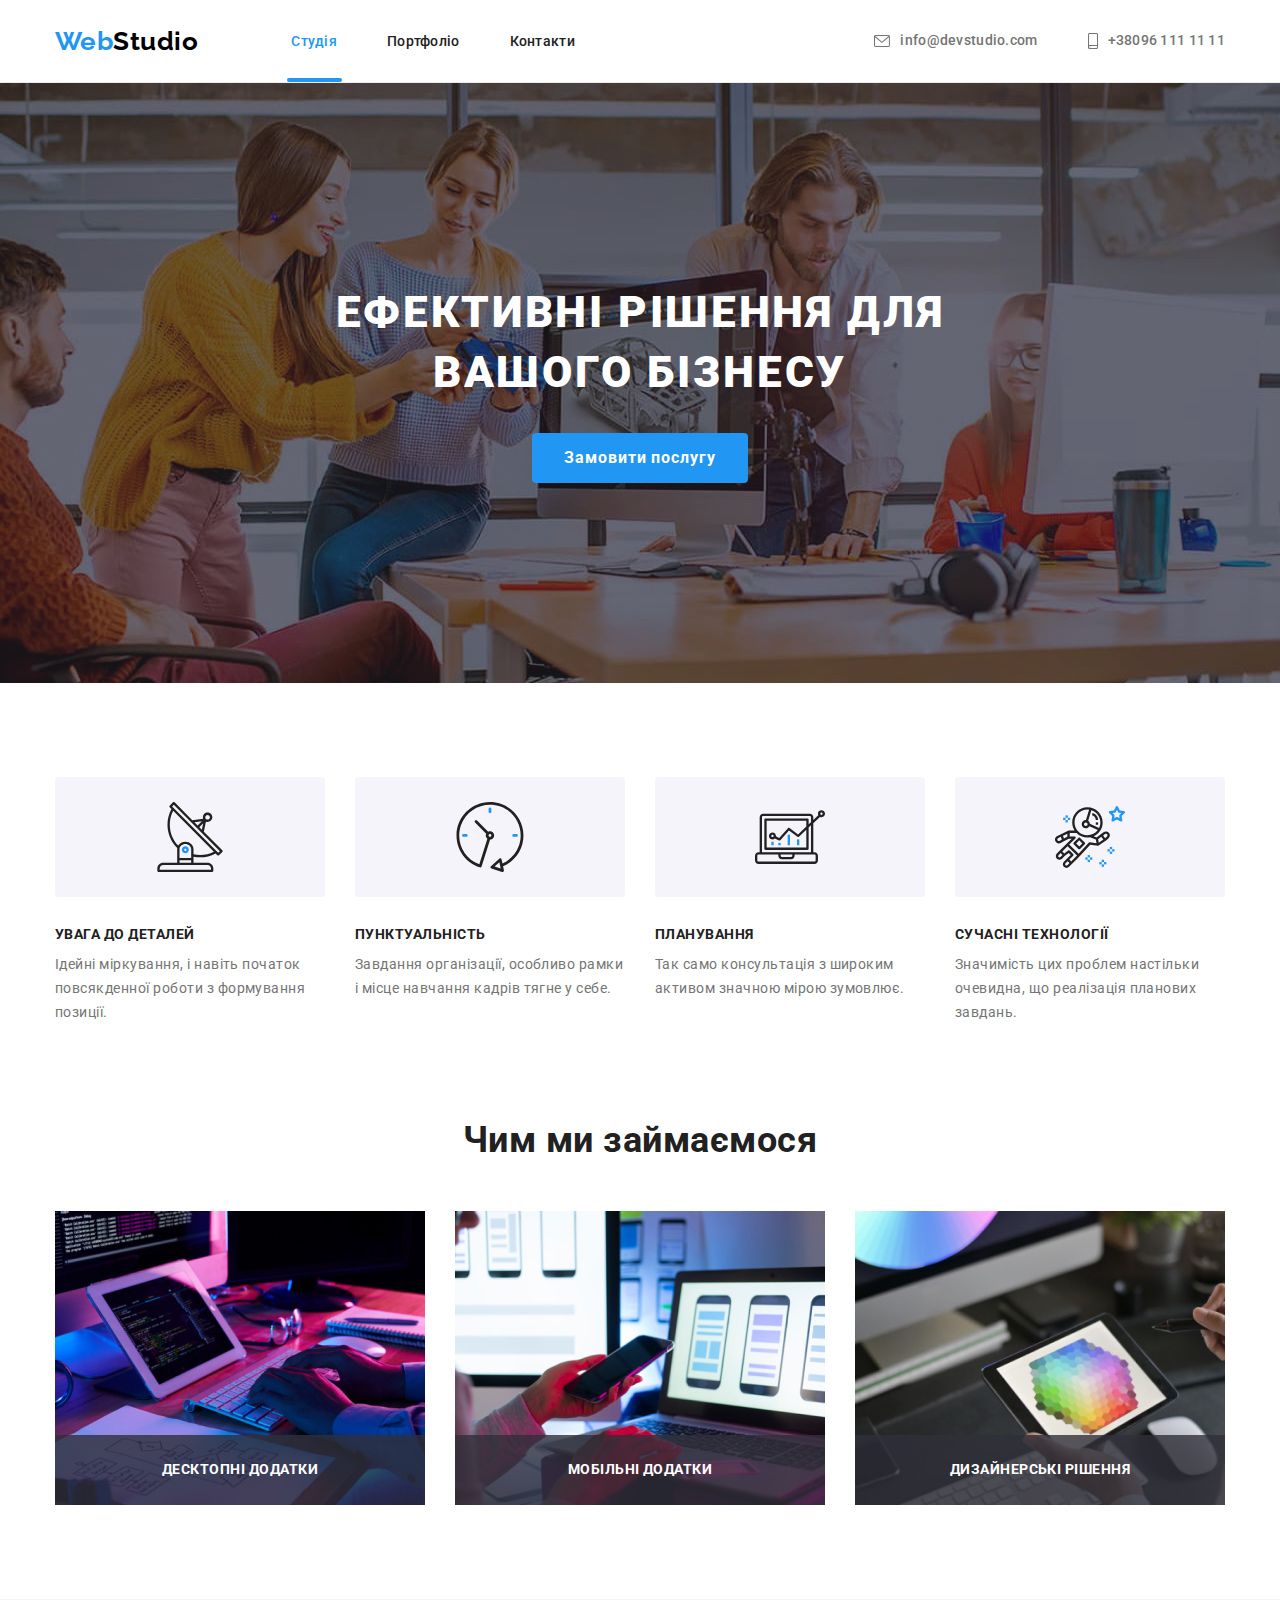
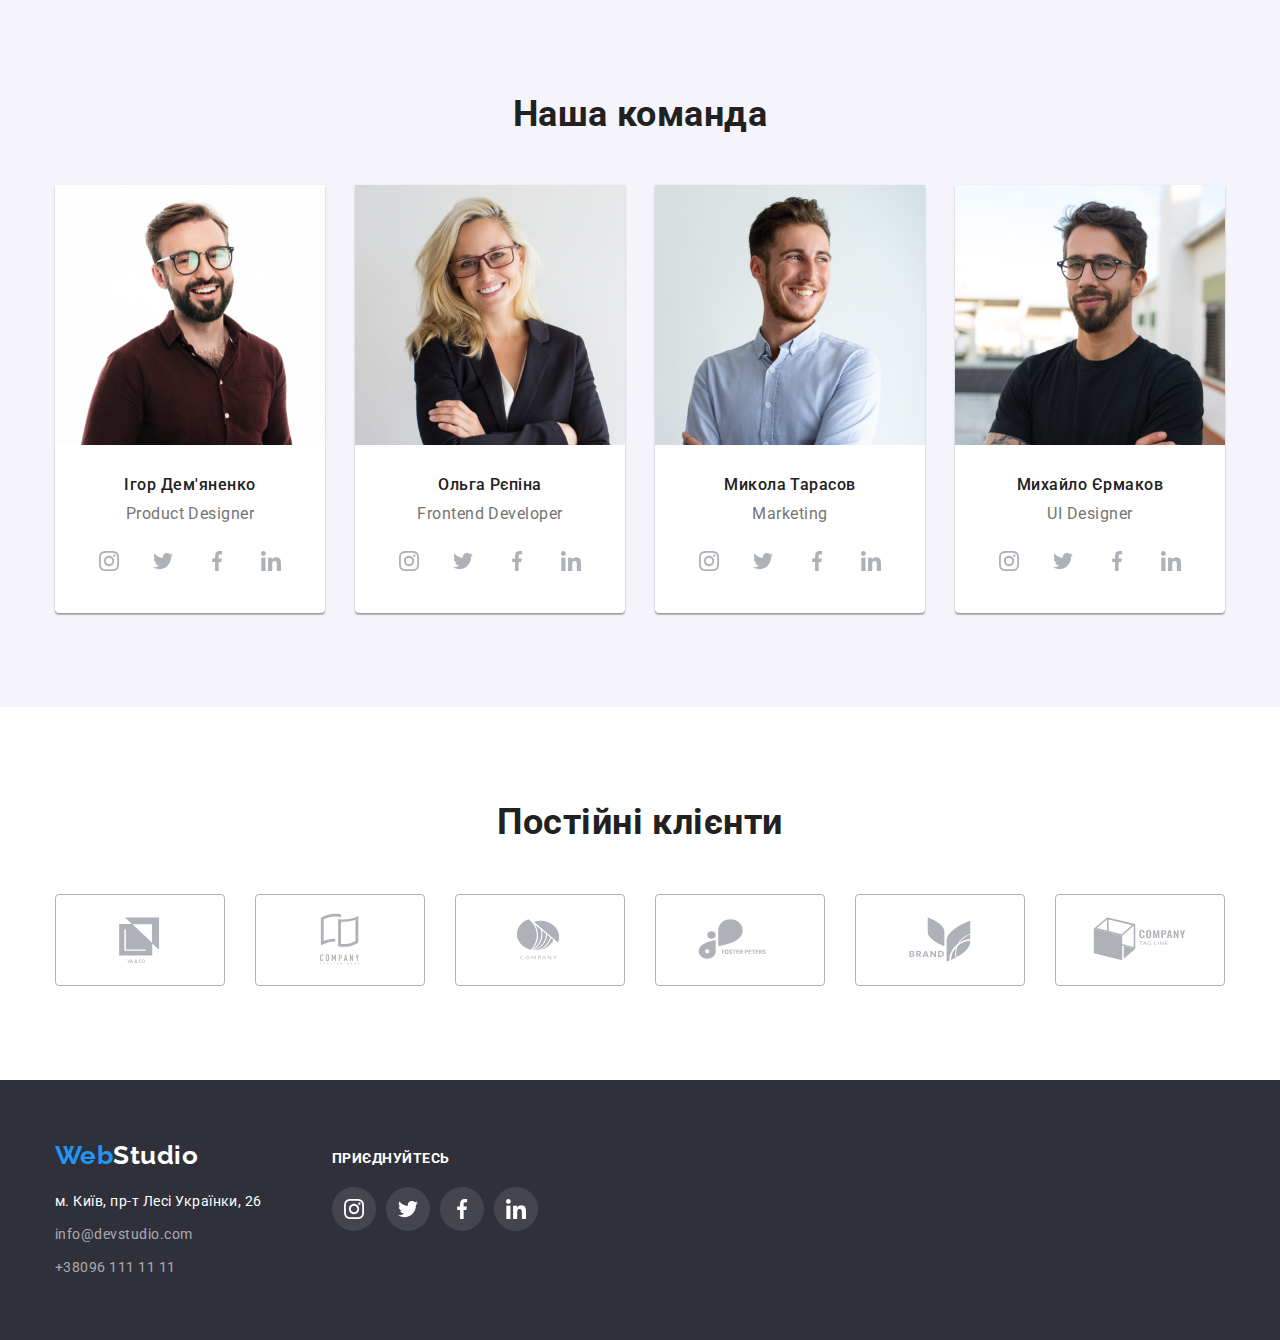
<file: index.html>
<!DOCTYPE html>
<html lang="en">
  <head>
    <meta charset="UTF-8" />
    <meta http-equiv="X-UA-Compatible" content="IE=edge" />
    <meta name="viewport" content="width=device-width, initial-scale=1.0" />
    <title>Document</title>
    <link rel="preconnect" href="https://fonts.googleapis.com" />
    <link rel="preconnect" href="https://fonts.gstatic.com" crossorigin />
    <link
      href="https://fonts.googleapis.com/css2?family=Raleway:wght@700&family=Roboto:wght@400;500;700;900&display=swap"
      rel="stylesheet"
    />
    <link
      rel="stylesheet"
      href="https://cdnjs.cloudflare.com/ajax/libs/modern-normalize/1.1.0/modern-normalize.min.css"
    />
    <link rel="stylesheet" href="./css/styles.css" />
  </head>
  <body>
    <!-- Header -->
    <header class="page-header">
      <div class="container main-nav">
        <a href="./index.html" class="logo"><span class="logo-blue">Web</span>Studio</a>

        <nav>
          <ul class="site-nav list">
            <li class="item"><a href="./index.html" class="link current">Студія</a></li>
            <li class="item"><a href="./portfolio.html" class="link">Портфоліо</a></li>
            <li class="item"><a href="Контакти" class="link">Контакти</a></li>
          </ul>
        </nav>

        <ul class="auth-nav">
          <li class="item">
            <a href="maito:info@devstudio.com" class="link">
              <svg class="link-svg" width="16px" height="12px">
                <use href="./images/icons.svg#envelope"></use>
              </svg>
              info@devstudio.com</a
            >
          </li>
          <li class="item">
            <a href="tel:+380961111111" class="link">
              <svg class="link-svg" width="10px" height="16px">
                <use href="./images/icons.svg#smartphone"></use>
              </svg>
              +38096 111 11 11</a
            >
          </li>
        </ul>
      </div>
    </header>

    <!-- Головна секція -->
    <main>
      <!--Герой-->
      <section class="hero">
        <div class="hero-bg">
          <div class="container hero-container">
            <h1 class="hero-title">Ефективні рішення для вашого бізнесу</h1>
            <button type="button" class="button primary-hero" data-modal-open>
              Замовити послугу
            </button>
          </div>
        </div>
      </section>

      <!--Особливості-->
      <section class="section">
        <div class="container">
          <h2 class="section-title feature-title">Переваги</h2>

          <ul class="feature-list">
            <li class="item">
              <div class="item-svg">
                <svg class="item-antenna" width="70px" height="70px">
                  <use href="./images/icons.svg#antenna"></use>
                </svg>
              </div>
              <h3 class="title">УВАГА ДО ДЕТАЛЕЙ</h3>
              <p class="text">
                Ідейні міркування, і навіть початок повсякденної роботи з формування позиції.
              </p>
            </li>

            <li class="item">
              <div class="item-svg">
                <svg class="item-antenna" width="70px" height="70px">
                  <use href="./images/icons.svg#clock"></use>
                </svg>
              </div>
              <h3 class="title">ПУНКТУАЛЬНІСТЬ</h3>
              <p class="text">
                Завдання організації, особливо рамки і місце навчання кадрів тягне у себе.
              </p>
            </li>

            <li class="item">
              <div class="item-svg">
                <svg class="item-antenna" width="70px" height="70px">
                  <use href="./images/icons.svg#diagram"></use>
                </svg>
              </div>
              <h3 class="title">ПЛАНУВАННЯ</h3>
              <p class="text">Так само консультація з широким активом значною мірою зумовлює.</p>
            </li>

            <li class="item">
              <div class="item-svg">
                <svg class="item-antenna" width="70px" height="70px">
                  <use href="./images/icons.svg#astronaut"></use>
                </svg>
              </div>
              <h3 class="title">СУЧАСНІ ТЕХНОЛОГІЇ</h3>
              <p class="text">
                Значимість цих проблем настільки очевидна, що реалізація планових завдань.
              </p>
            </li>
          </ul>
        </div>
      </section>

      <!--Чим ми займаємося-->
      <section class="section work">
        <div class="container">
          <h2 class="section-title">Чим ми займаємося</h2>
          <ul class="work-list">
            <li class="item">
              <img
                src="./images/img1.jpg"
                alt="Людина набирає текст на компьютері"
                width="370"
                height="294px"
              />
              <p class="image-description">Десктопні додатки</p>
            </li>
            <li class="item">
              <img
                src="./images/img2.jpg"
                alt="Людина переглядає макети мобільного додатка на компьютері"
                width="370"
                height="294px"
              />
              <p class="image-description">Мобільні додатки</p>
            </li>
            <li class="item">
              <img
                src="./images/img3.jpg"
                alt="Людина переглядає палітри кольорів на планшеті"
                width="370"
                height="294px"
              />
              <p class="image-description">Дизайнерські рішення</p>
            </li>
          </ul>
        </div>
      </section>

      <!--Наша команда-->
      <section class="section team">
        <div class="container">
          <h2 class="section-title">Наша команда</h2>
          <ul class="team-list">
            <li class="item-team">
              <img src="./images/img4.jpg" alt="Фото Ігор Дем'яненко" width="270" height="260" />
              <div class="name">
                <h3 class="title">Ігор Дем'яненко</h3>
                <p class="text">Product Designer</p>
                <ul class="network">
                  <li class="network-list">
                    <a
                      href="https://instagram.com"
                      class="network-link"
                      target="_blank"
                      rel="noopener noreferer nofollow"
                    >
                      <div class="network-button">
                        <svg class="network-icon" width="20px" height="20px">
                          <use href="./images/icons.svg#instagram"></use>
                        </svg>
                      </div>
                    </a>
                  </li>
                  <li class="network-list">
                    <a
                      href="https://twitter.com"
                      class="network-link"
                      target="_blank"
                      rel="noopener noreferer nofollow"
                    >
                      <div class="network-button">
                        <svg class="network-icon" width="20px" height="20px">
                          <use href="./images/icons.svg#twitter"></use>
                        </svg>
                      </div>
                    </a>
                  </li>
                  <li class="network-list">
                    <a
                      href="https://facebook.com"
                      class="network-link"
                      target="_blank"
                      rel="noopener noreferer nofollow"
                    >
                      <div class="network-button">
                        <svg class="network-icon" width="20px" height="20px">
                          <use href="./images/icons.svg#facebook"></use>
                        </svg>
                      </div>
                    </a>
                  </li>
                  <li class="network-list">
                    <a
                      href="https://linkedin.com"
                      class="network-link"
                      target="_blank"
                      rel="noopener noreferer nofollow"
                    >
                      <div class="network-button">
                        <svg class="network-icon" width="20px" height="20px">
                          <use href="./images/icons.svg#linkedin"></use>
                        </svg>
                      </div>
                    </a>
                  </li>
                </ul>
              </div>
            </li>

            <li class="item-team">
              <img src="./images/img5.jpg" alt="Фото Ольга Рєпіна" width="270" height="260" />
              <div class="name">
                <h3 class="title">Ольга Рєпіна</h3>
                <p class="text">Frontend Developer</p>
                <ul class="network">
                  <li class="network-list">
                    <a
                      href="https://instagram.com"
                      class="network-link"
                      target="_blank"
                      rel="noopener noreferer nofollow"
                    >
                      <div class="network-button">
                        <svg class="network-icon" width="20px" height="20px">
                          <use href="./images/icons.svg#instagram"></use>
                        </svg>
                      </div>
                    </a>
                  </li>
                  <li class="network-list">
                    <a
                      href="https://twitter.com"
                      class="network-link"
                      target="_blank"
                      rel="noopener noreferer nofollow"
                    >
                      <div class="network-button">
                        <svg class="network-icon" width="20px" height="20px">
                          <use href="./images/icons.svg#twitter"></use>
                        </svg>
                      </div>
                    </a>
                  </li>
                  <li class="network-list">
                    <a
                      href="https://facebook.com"
                      class="network-link"
                      target="_blank"
                      rel="noopener noreferer nofollow"
                    >
                      <div class="network-button">
                        <svg class="network-icon" width="20px" height="20px">
                          <use href="./images/icons.svg#facebook"></use>
                        </svg>
                      </div>
                    </a>
                  </li>
                  <li class="network-list">
                    <a
                      href="https://linkedin.com"
                      class="network-link"
                      target="_blank"
                      rel="noopener noreferer nofollow"
                    >
                      <div class="network-button">
                        <svg class="network-icon" width="20px" height="20px">
                          <use href="./images/icons.svg#linkedin"></use>
                        </svg>
                      </div>
                    </a>
                  </li>
                </ul>
              </div>
            </li>

            <li class="item-team">
              <img src="./images/img6.jpg" alt="Фото Микола Тарасов" width="270" height="260" />
              <div class="name">
                <h3 class="title">Микола Тарасов</h3>
                <p class="text">Marketing</p>
                <ul class="network">
                  <li class="network-list">
                    <a
                      href="https://instagram.com"
                      class="network-link"
                      target="_blank"
                      rel="noopener noreferer nofollow"
                    >
                      <div class="network-button">
                        <svg class="network-icon" width="20px" height="20px">
                          <use href="./images/icons.svg#instagram"></use>
                        </svg>
                      </div>
                    </a>
                  </li>
                  <li class="network-list">
                    <a
                      href="https://twitter.com"
                      class="network-link"
                      target="_blank"
                      rel="noopener noreferer nofollow"
                    >
                      <div class="network-button">
                        <svg class="network-icon" width="20px" height="20px">
                          <use href="./images/icons.svg#twitter"></use>
                        </svg>
                      </div>
                    </a>
                  </li>
                  <li class="network-list">
                    <a
                      href="https://facebook.com"
                      class="network-link"
                      target="_blank"
                      rel="noopener noreferer nofollow"
                    >
                      <div class="network-button">
                        <svg class="network-icon" width="20px" height="20px">
                          <use href="./images/icons.svg#facebook"></use>
                        </svg>
                      </div>
                    </a>
                  </li>
                  <li class="network-list">
                    <a
                      href="https://linkedin.com"
                      class="network-link"
                      target="_blank"
                      rel="noopener noreferer nofollow"
                    >
                      <div class="network-button">
                        <svg class="network-icon" width="20px" height="20px">
                          <use href="./images/icons.svg#linkedin"></use>
                        </svg>
                      </div>
                    </a>
                  </li>
                </ul>
              </div>
            </li>

            <li class="item-team">
              <img src="./images/img7.jpg" alt="Фото Михайло Єрмаков" width="270" height="260" />
              <div class="name">
                <h3 class="title">Михайло Єрмаков</h3>
                <p class="text">UI Designer</p>
                <ul class="network">
                  <li class="network-list">
                    <a
                      href="https://instagram.com"
                      class="network-link"
                      target="_blank"
                      rel="noopener noreferer nofollow"
                    >
                      <div class="network-button">
                        <svg class="network-icon" width="20px" height="20px">
                          <use href="./images/icons.svg#instagram"></use>
                        </svg>
                      </div>
                    </a>
                  </li>
                  <li class="network-list">
                    <a
                      href="https://twitter.com"
                      class="network-link"
                      target="_blank"
                      rel="noopener noreferer nofollow"
                    >
                      <div class="network-button">
                        <svg class="network-icon" width="20px" height="20px">
                          <use href="./images/icons.svg#twitter"></use>
                        </svg>
                      </div>
                    </a>
                  </li>
                  <li class="network-list">
                    <a
                      href="https://facebook.com"
                      class="network-link"
                      target="_blank"
                      rel="noopener noreferer nofollow"
                    >
                      <div class="network-button">
                        <svg class="network-icon" width="20px" height="20px">
                          <use href="./images/icons.svg#facebook"></use>
                        </svg>
                      </div>
                    </a>
                  </li>
                  <li class="network-list">
                    <a
                      href="https://linkedin.com"
                      class="network-link"
                      target="_blank"
                      rel="noopener noreferer nofollow"
                    >
                      <div class="network-button">
                        <svg class="network-icon" width="20px" height="20px">
                          <use href="./images/icons.svg#linkedin"></use>
                        </svg>
                      </div>
                    </a>
                  </li>
                </ul>
              </div>
            </li>
          </ul>
        </div>
      </section>

      <!--Постійні клієнти-->
      <section class="section clients">
        <div class="container">
          <h2 class="section-title">Постійні клієнти</h2>
          <ul class="clients-list">
            <li>
              <a href="/index.html" class="clients-button">
                <svg class="clients-svg" width="106px" height="60px">
                  <use href="./images/icons.svg#logo"></use>
                </svg>
              </a>
            </li>
            <li>
              <a href="/index.html" class="clients-button">
                <svg class="clients-svg" width="106px" height="60px">
                  <use href="./images/icons.svg#logo1"></use>
                </svg>
              </a>
            </li>
            <li>
              <a href="/index.html" class="clients-button">
                <svg class="clients-svg" width="106px" height="60px">
                  <use href="./images/icons.svg#logo2"></use>
                </svg>
              </a>
            </li>
            <li>
              <a href="/index.html" class="clients-button">
                <svg class="clients-svg" width="106px" height="60px">
                  <use href="./images/icons.svg#logo3"></use>
                </svg>
              </a>
            </li>
            <li>
              <a href="/index.html" class="clients-button">
                <svg class="clients-svg" width="106px" height="60px">
                  <use href="./images/icons.svg#logo4"></use>
                </svg>
              </a>
            </li>
            <li>
              <a href="/index.html" class="clients-button">
                <svg class="clients-svg" width="106px" height="60px">
                  <use href="./images/icons.svg#logo5"></use>
                </svg>
              </a>
            </li>
          </ul>
        </div>
      </section>
    </main>

    <!-- Футер -->
    <footer class="page-footer">
      <div class="container">
        <div class="footer-contacts">
          <a href="./index.html" class="logo-secondary"
            ><span class="logo-accent">Web</span>Studio</a
          >
          <address>
            <ul class="footer-link">
              <li class="address-link">
                <a
                  href="https://www.google.com/search?tbs=lf:1,lf_ui:1&tbm=lcl&sxsrf=ALiCzsYic9nBEuaywwjqmKYpoHVzt39aoQ:1659000467713&q=%D0%BC.+%D0%9A%D0%B8%D1%97%D0%B2,+%D0%BF%D1%80-%D1%82+%D0%9B%D0%B5%D1%81%D1%96+%D0%A3%D0%BA%D1%80%D0%B0%D1%97%D0%BD%D0%BA%D0%B8,+26&rflfq=1&num=10&ved=2ahUKEwivqL2sopv5AhWI_CoKHQGGCf0QtgN6BAgEEAQ"
                  class="address"
                  target="_blank"
                  rel="noreferrer noopener nofollow"
                  >м. Київ, пр-т Лесі Українки, 26</a
                >
              </li>
              <li class="link">
                <a href="maito:info@devstudio.com" class="link">info@devstudio.com</a>
              </li>
              <li class="link">
                <a href="tel:+380961111111" class="link">+38096 111 11 11</a>
              </li>
            </ul>
          </address>
        </div>

        <div class="footer-network">
          <h2 class="footer-title">приєднуйтесь</h2>
          <div>
            <ul class="footer-network-list">
              <li class="network-list">
                <a
                  href="https://instagram.com"
                  class="network-link"
                  target="_blank"
                  rel="noopener noreferer nofollow"
                >
                  <div class="footer-network-button">
                    <svg class="network-icon" width="20px" height="20px">
                      <use href="./images/icons.svg#instagram"></use>
                    </svg>
                  </div>
                </a>
              </li>
              <li class="network-list">
                <a
                  href="https://twitter.com"
                  class="network-link"
                  target="_blank"
                  rel="noopener noreferer nofollow"
                >
                  <div class="footer-network-button">
                    <svg class="network-icon" width="20px" height="20px">
                      <use href="./images/icons.svg#twitter"></use>
                    </svg>
                  </div>
                </a>
              </li>
              <li class="network-list">
                <a
                  href="https://facebook.com"
                  class="network-link"
                  target="_blank"
                  rel="noopener noreferer nofollow"
                >
                  <div class="footer-network-button">
                    <svg class="network-icon" width="20px" height="20px">
                      <use href="./images/icons.svg#facebook"></use>
                    </svg>
                  </div>
                </a>
              </li>
              <li class="network-list">
                <a
                  href="https://linkedin.com"
                  class="network-link"
                  target="_blank"
                  rel="noopener noreferer nofollow"
                >
                  <div class="footer-network-button">
                    <svg class="network-icon" width="20px" height="20px">
                      <use href="./images/icons.svg#linkedin"></use>
                    </svg>
                  </div>
                </a>
              </li>
            </ul>
          </div>
        </div>
      </div>
    </footer>

    <!--Модальне вікно-->
    <div class="backdrop is-hidden" data-modal>
      <div class="modal">
        <button type="button" class="modal-close" data-modal-close>
          <svg class="modal-icon" width="18px" height="18px">
            <use href="./images/icons.svg#close-btn"></use>
          </svg>
        </button>
      </div>
    </div>

    <!--Скрипт JS-->
    <script src="./js/modal.js"></script>
  </body>
</html>
</file>
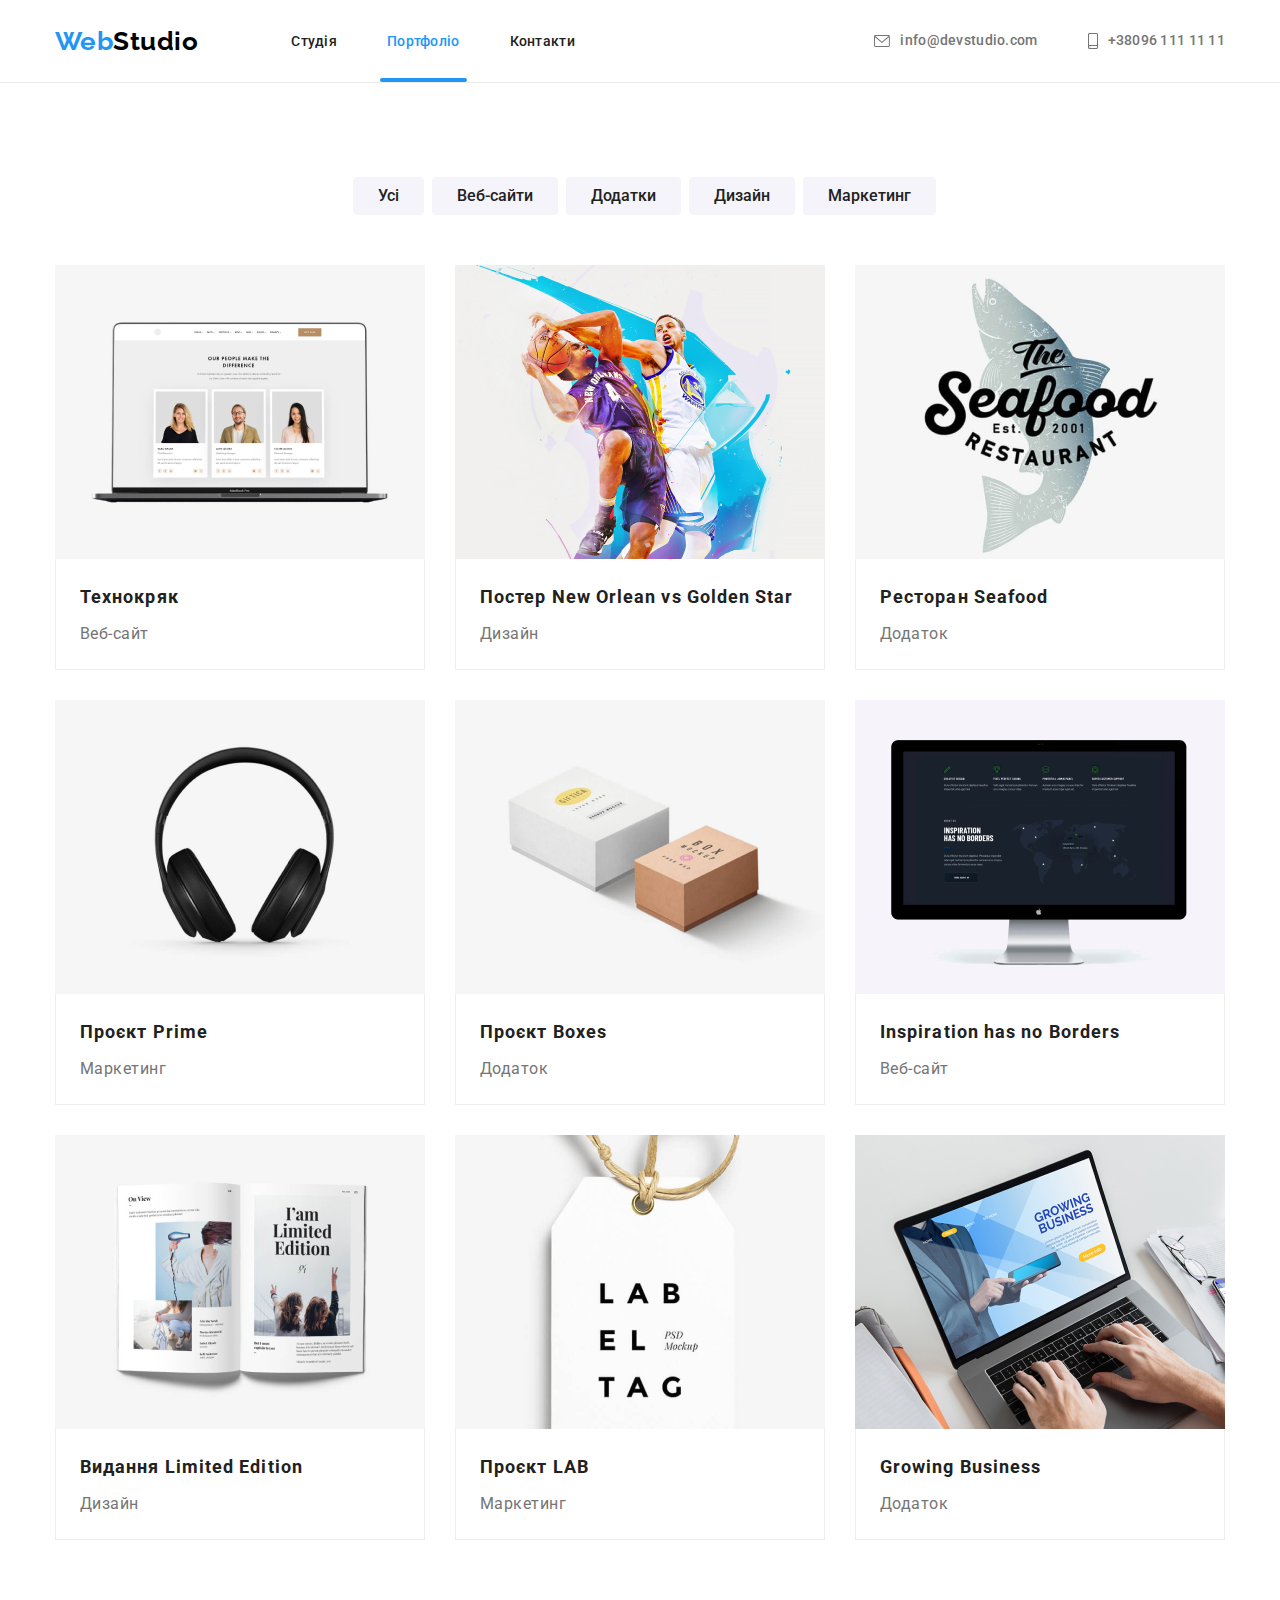
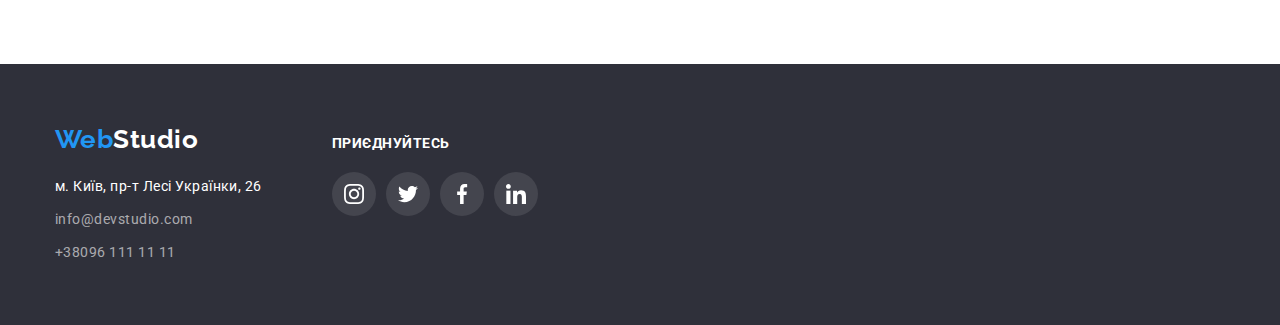
<file: portfolio.html>
<!DOCTYPE html>
<html lang="en">
  <head>
    <meta charset="UTF-8" />
    <meta http-equiv="X-UA-Compatible" content="IE=edge" />
    <meta name="viewport" content="width=device-width, initial-scale=1.0" />
    <title>Document</title>
    <link rel="preconnect" href="https://fonts.googleapis.com" />
    <link rel="preconnect" href="https://fonts.gstatic.com" crossorigin />
    <link
      href="https://fonts.googleapis.com/css2?family=Raleway:wght@700&family=Roboto:wght@400;500;700;900&display=swap"
      rel="stylesheet"
    />
    <link
      rel="stylesheet"
      href="https://cdnjs.cloudflare.com/ajax/libs/modern-normalize/1.1.0/modern-normalize.min.css"
    />
    <link rel="stylesheet" href="./css/styles.css" />
  </head>
  <body>
    <!-- Header -->
    <header class="page-header">
      <div class="container main-nav">
        <a href="./index.html" class="logo"><span class="logo-blue">Web</span>Studio</a>

        <nav>
          <ul class="site-nav list">
            <li class="item"><a href="./index.html" class="link">Студія</a></li>
            <li class="item"><a href="./portfolio.html" class="link current">Портфоліо</a></li>
            <li class="item"><a href="Контакти" class="link">Контакти</a></li>
          </ul>
        </nav>

        <ul class="auth-nav">
          <li class="item">
            <a href="maito:info@devstudio.com" class="link">
              <svg class="link-svg" width="16px" height="12px">
                <use href="./images/icons.svg#envelope"></use>
              </svg>
              info@devstudio.com</a
            >
          </li>
          <li class="item">
            <a href="tel:+380961111111" class="link">
              <svg class="link-svg" width="10px" height="16px">
                <use href="./images/icons.svg#smartphone"></use>
              </svg>
              +38096 111 11 11</a
            >
          </li>
        </ul>
      </div>
    </header>

    <!-- Main section -->
    <main>
      <section class="section">
        <div class="container">
          <h1 class="section-title portfolio-title">Portfolio</h1>
          <!-- Фільтр -->
          <ul class="filter-button">
            <li><button type="button" class="button secondary-filter">Усі</button></li>
            <li><button type="button" class="button secondary-filter">Веб-сайти</button></li>
            <li><button type="button" class="button secondary-filter">Додатки</button></li>
            <li><button type="button" class="button secondary-filter">Дизайн</button></li>
            <li><button type="button" class="button secondary-filter">Маркетинг</button></li>
          </ul>
          <!-- Роботи компанії -->
          <ul class="work-examples">
            <li class="card">
              <a href="" class="link">
                <div class="card-image">
                  <img src="./images/img8.jpg" alt="Ноутбук" width="370" height="294" />
                  <p class="text-overlay">
                    Ресурс пропонує комплексні пропозиції з різним рівнем функціоналу та сервісів.
                    Все це дозволить відвідувачу отримати вичерпні відомості про компанію чи
                    приватну особу.
                  </p>
                </div>
                <div class="card-description">
                  <h2 class="work-title">Технокряк</h2>
                  <p class="text">Веб-сайт</p>
                </div>
              </a>
            </li>
            <li class="card">
              <a href="" class="link">
                <div class="card-image">
                  <img src="./images/img16.jpg" alt="Баскетболісти" width="370" height="294" />
                  <p class="text-overlay">
                    Ресурс пропонує комплексні пропозиції з різним рівнем функціоналу та сервісів.
                    Все це дозволить відвідувачу отримати вичерпні відомості про компанію чи
                    приватну особу.
                  </p>
                </div>
                <div class="card-description">
                  <h2 class="work-title">Постер New Orlean vs Golden Star</h2>
                  <p class="text">Дизайн</p>
                </div>
              </a>
            </li>
            <li class="card">
              <a href="" class="link">
                <div class="card-image">
                  <img src="./images/img9.jpg" alt="Лого ресторану" width="370" height="294" />
                  <p class="text-overlay">
                    Ресурс пропонує комплексні пропозиції з різним рівнем функціоналу та сервісів.
                    Все це дозволить відвідувачу отримати вичерпні відомості про компанію чи
                    приватну особу.
                  </p>
                </div>
                <div class="card-description">
                  <h2 class="work-title">Ресторан Seafood</h2>
                  <p class="text">Додаток</p>
                </div>
              </a>
            </li>
            <li class="card">
              <a href="" class="link">
                <div class="card-image">
                  <img src="./images/img10.jpg" alt="Навушники" width="370" height="294" />
                  <p class="text-overlay">
                    Ресурс пропонує комплексні пропозиції з різним рівнем функціоналу та сервісів.
                    Все це дозволить відвідувачу отримати вичерпні відомості про компанію чи
                    приватну особу.
                  </p>
                </div>
                <div class="card-description">
                  <h2 class="work-title">Проєкт Prime</h2>
                  <p class="text">Маркетинг</p>
                </div>
              </a>
            </li>
            <li class="card">
              <a href="" class="link">
                <div class="card-image">
                  <img src="./images/img11.jpg" alt="Коробки" width="370" height="294" />
                  <p class="text-overlay">
                    Ресурс пропонує комплексні пропозиції з різним рівнем функціоналу та сервісів.
                    Все це дозволить відвідувачу отримати вичерпні відомості про компанію чи
                    приватну особу.
                  </p>
                </div>
                <div class="card-description">
                  <h2 class="work-title">Проєкт Boxes</h2>
                  <p class="text">Додаток</p>
                </div>
              </a>
            </li>
            <li class="card">
              <a href="" class="link">
                <div class="card-image">
                  <img src="./images/img12.jpg" alt="Монітор" width="370" height="294" />
                  <p class="text-overlay">
                    Ресурс пропонує комплексні пропозиції з різним рівнем функціоналу та сервісів.
                    Все це дозволить відвідувачу отримати вичерпні відомості про компанію чи
                    приватну особу.
                  </p>
                </div>
                <div class="card-description">
                  <h2 class="work-title">Inspiration has no Borders</h2>
                  <p class="text">Веб-сайт</p>
                </div>
              </a>
            </li>
            <li class="card">
              <a href="" class="link">
                <div class="card-image">
                  <img src="./images/img13.jpg" alt="Книга" width="370" height="294" />
                  <p class="text-overlay">
                    Ресурс пропонує комплексні пропозиції з різним рівнем функціоналу та сервісів.
                    Все це дозволить відвідувачу отримати вичерпні відомості про компанію чи
                    приватну особу.
                  </p>
                </div>
                <div class="card-description">
                  <h2 class="work-title">Видання Limited Edition</h2>
                  <p class="text">Дизайн</p>
                </div>
              </a>
            </li>
            <li class="card">
              <a href="" class="link">
                <div class="card-image">
                  <img src="./images/img14.jpg" alt="Ярлик товару" width="370" height="294" />
                  <p class="text-overlay">
                    Ресурс пропонує комплексні пропозиції з різним рівнем функціоналу та сервісів.
                    Все це дозволить відвідувачу отримати вичерпні відомості про компанію чи
                    приватну особу.
                  </p>
                </div>
                <div class="card-description">
                  <h2 class="work-title">Проєкт LAB</h2>
                  <p class="text">Маркетинг</p>
                </div>
              </a>
            </li>
            <li class="card">
              <a href="" class="link">
                <div class="card-image">
                  <img src="./images/img15.jpg" alt="Відкритий ноутбук" width="370" height="294" />
                  <p class="text-overlay">
                    Ресурс пропонує комплексні пропозиції з різним рівнем функціоналу та сервісів.
                    Все це дозволить відвідувачу отримати вичерпні відомості про компанію чи
                    приватну особу.
                  </p>
                </div>
                <div class="card-description">
                  <h2 class="work-title">Growing Business</h2>
                  <p class="text">Додаток</p>
                </div>
              </a>
            </li>
          </ul>
        </div>
      </section>
    </main>

    <!-- Footer -->
    <footer class="page-footer">
      <div class="container">
        <div class="footer-contacts">
          <a href="./index.html" class="logo-secondary"
            ><span class="logo-accent">Web</span>Studio</a
          >
          <address>
            <ul class="footer-link">
              <li class="address-link">
                <a
                  href="https://www.google.com/search?tbs=lf:1,lf_ui:1&tbm=lcl&sxsrf=ALiCzsYic9nBEuaywwjqmKYpoHVzt39aoQ:1659000467713&q=%D0%BC.+%D0%9A%D0%B8%D1%97%D0%B2,+%D0%BF%D1%80-%D1%82+%D0%9B%D0%B5%D1%81%D1%96+%D0%A3%D0%BA%D1%80%D0%B0%D1%97%D0%BD%D0%BA%D0%B8,+26&rflfq=1&num=10&ved=2ahUKEwivqL2sopv5AhWI_CoKHQGGCf0QtgN6BAgEEAQ"
                  class="address"
                  target="_blank"
                  rel="noreferrer noopener nofollow"
                  >м. Київ, пр-т Лесі Українки, 26</a
                >
              </li>
              <li class="link">
                <a href="maito:info@devstudio.com" class="link">info@devstudio.com</a>
              </li>
              <li class="link">
                <a href="tel:+380961111111" class="link">+38096 111 11 11</a>
              </li>
            </ul>
          </address>
        </div>

        <div class="footer-network">
          <h2 class="footer-title">приєднуйтесь</h2>
          <div>
            <ul class="footer-network-list">
              <li class="network-list">
                <a
                  href="https://instagram.com"
                  class="network-link"
                  target="_blank"
                  rel="noopener noreferer nofollow"
                >
                  <div class="footer-network-button">
                    <svg class="network-icon" width="20px" height="20px">
                      <use href="./images/icons.svg#instagram"></use>
                    </svg>
                  </div>
                </a>
              </li>
              <li class="network-list">
                <a
                  href="https://twitter.com"
                  class="network-link"
                  target="_blank"
                  rel="noopener noreferer nofollow"
                >
                  <div class="footer-network-button">
                    <svg class="network-icon" width="20px" height="20px">
                      <use href="./images/icons.svg#twitter"></use>
                    </svg>
                  </div>
                </a>
              </li>
              <li class="network-list">
                <a
                  href="https://facebook.com"
                  class="network-link"
                  target="_blank"
                  rel="noopener noreferer nofollow"
                >
                  <div class="footer-network-button">
                    <svg class="network-icon" width="20px" height="20px">
                      <use href="./images/icons.svg#facebook"></use>
                    </svg>
                  </div>
                </a>
              </li>
              <li class="network-list">
                <a
                  href="https://linkedin.com"
                  class="network-link"
                  target="_blank"
                  rel="noopener noreferer nofollow"
                >
                  <div class="footer-network-button">
                    <svg class="network-icon" width="20px" height="20px">
                      <use href="./images/icons.svg#linkedin"></use>
                    </svg>
                  </div>
                </a>
              </li>
            </ul>
          </div>
        </div>
      </div>
    </footer>
  </body>
</html>
</file>
<file: css/styles.css>
/* основний колір тексту #212121 */
/* вторичний колір тексту #757575 */
/* акцент #2196F3 */
/* білий колір #FFFFFF */
/* білий колір футер rgba(255, 255, 255, 0.6) */
/* колір фону футера  */

:root {
  --primary-text-color: #212121;
  --title-text-color: #757575;
  --accent-color: #2196f3;
  --primary-white-color: #ffffff;
  --icons-color: #afb1b8;
  --bg-color: #2f303a;
  --cubic-bezier: cubic-bezier(0.4, 0, 0.2, 1);
}

body {
  background-color: #ffffff;
  color: var(--primary-text-color);
  font-family: Roboto, sans-serif;
  letter-spacing: 0.03em;
}

ul {
  padding: 0;
  margin: 0;
  list-style: none;
}

img {
  display: block;
}

.container {
  width: 100%;
  max-width: 1200px;
  padding-left: 15px;
  padding-right: 15px;
  margin-left: auto;
  margin-right: auto;
}

.link {
  text-decoration: none;
}

p {
  margin: 0;
}

/* Main Page */

/* Page header */

.page-header {
  border-bottom: 1px solid #ececec;
}

.main-nav {
  display: flex;
  align-items: center;
}

.logo {
  font-family: Raleway, sans-serif;
  font-weight: 700;
  font-size: 26px;
  line-height: 1.19;
  text-decoration: none;

  color: #000000;

  transition: color 250ms var(--cubic-bezier);
}

.logo-blue {
  font-family: Raleway, sans-serif;
  font-weight: 700;
  font-size: 26px;
  line-height: 1.19;
  text-decoration: none;

  color: var(--accent-color);
}

.logo:focus,
.logo:hover {
  color: var(--accent-color);
}

.site-nav.list {
  padding-top: 32px;
  padding-bottom: 32px;
}

.site-nav {
  display: flex;
  margin-left: 93px;
}

.site-nav .item:not(:last-child) {
  margin-right: 50px;
}

.site-nav .link {
  font-weight: 500;
  font-size: 14px;
  line-height: 1.2;
  letter-spacing: 0.02em;
  text-decoration: none;

  color: var(--primary-text-color);

  transition: color 250ms var(--cubic-bezier);
}

.item .link.current {
  position: relative;
  padding-bottom: 32px;
  padding-top: 32px;
}

.link.current::after {
  content: '';
  position: absolute;
  bottom: 0;
  left: -10%;
  width: 120%;
  height: 4px;
  border-radius: 2px;

  background-color: var(--accent-color);

  transform: translateY(1px);
}

.site-nav .link.current {
  color: var(--accent-color);
}

.site-nav .link:hover,
.site-nav .link:focus {
  color: var(--accent-color);
}

.auth-nav {
  display: flex;
  margin-left: auto;
}

.auth-nav .link {
  display: flex;
  align-items: center;
  color: var(--title-text-color);

  text-decoration: none;
  font-weight: 500;
  font-size: 14px;
  line-height: 1.14;
  letter-spacing: 0.02em;
}

.item .link {
  transition: color 250ms var(--cubic-bezier);
}

.item .link:hover,
.item .link:focus {
  color: var(--accent-color);
}

.auth-nav .item:not(:last-child) {
  margin-right: 50px;
}

.link-svg {
  margin-right: 10px;
  fill: currentColor;
}

/* Main sections */

.section {
  padding-top: 94px;
  padding-bottom: 94px;
}

.section-title {
  margin-top: 0;
  margin-bottom: 50px;
  color: var(--primary-text-color);

  font-weight: 700;
  font-size: 36px;
  line-height: 1.17;
  text-align: center;
}

/* Hero */

.hero {
  background-color: var(--bg-color);
  text-align: center;
}

.hero-bg {
  max-width: 1600px;
  height: 600px;
  margin-right: auto;
  margin-left: auto;
  background-image: linear-gradient(to right, rgba(47, 48, 58, 0.4), rgba(47, 48, 58, 0.4)),
    url('../images/bg_img.jpg');
  background-repeat: no-repeat;
  background-position: center;
}

.container.hero-container {
  padding: 200px 237px;
}

.hero .hero-title {
  margin-top: 0;
  margin-bottom: 30px;

  color: var(--primary-white-color);
  font-weight: 900;
  font-size: 44px;
  line-height: 1.36;
  letter-spacing: 0.06em;
  text-transform: uppercase;
}

/* Features */

.section-title.feature-title {
  display: none;
}

.feature-list {
  display: flex;
}

.feature-list .item-svg {
  display: flex;
  align-items: center;
  justify-content: center;
  width: 270px;
  height: 120px;
  margin-bottom: 30px;
  border-radius: 4px;
  background-color: #f5f4fa;
}

.feature-list .item:not(:last-child) {
  margin-right: 30px;
}

.feature-list .title {
  margin-top: 0;
  margin-bottom: 10px;
  color: var(--primary-text-color);

  font-weight: 700;
  font-size: 14px;
  line-height: 1.14;
}

.feature-list .text {
  margin-top: 0;
  margin-bottom: 0;
  color: var(--title-text-color);
  font-size: 14px;
  line-height: 1.71;
}

/* Job description */

.section.work {
  padding-top: 0;
}

.work-list {
  display: flex;
}

.work-list .item {
  position: relative;
}

.image-description {
  position: absolute;
  width: 370px;
  height: 70px;
  bottom: 0;
  padding-top: 27px;
  padding-bottom: 27px;

  font-family: 'Roboto', sans-serif;
  font-style: normal;
  font-weight: 700;
  font-size: 14px;
  line-height: 1.14;
  text-align: center;
  text-transform: uppercase;

  background: rgba(47, 48, 58, 0.8);

  color: #ffffff;
}

.work-list .item:not(:last-child) {
  margin-right: 30px;
}

/* Our Team */

.section.team {
  background-color: #f5f4fa;
}

.item-team {
  background-color: var(--primary-white-color);
  border-radius: 0px 0px 4px 4px;
  box-shadow: 0px 1px 3px rgba(0, 0, 0, 0.12), 0px 1px 1px rgba(0, 0, 0, 0.14),
    0px 2px 1px rgba(0, 0, 0, 0.2);
}

.name {
  padding-top: 30px;
  padding-bottom: 30px;

  text-align: center;
}

.team-list {
  display: flex;
  flex-wrap: wrap;
}

.item-team:not(:last-child) {
  margin-right: 30px;
}

.team-list .title {
  margin-top: 0px;
  margin-bottom: 10px;

  color: var(--primary-text-color);
  font-weight: 500;
  font-size: 16px;
  line-height: 1.19;
}

.team-list .text {
  margin-top: 0px;
  margin-bottom: 16px;

  color: var(--title-text-color);
  font-size: 16px;
  line-height: 1.19;
}

.network {
  display: flex;
  justify-content: center;
}

.network li + li {
  margin-left: 10px;
}

.network-button {
  display: flex;
  align-items: center;
  justify-content: center;
  width: 44px;
  height: 44px;
  border-radius: 50%;

  color: var(--icons-color);

  transition-property: background-color, color;
  transition-duration: 250ms;
  transition-timing-function: var(--cubic-bezier);
}

.network-button:hover {
  color: var(--primary-white-color);
  background-color: var(--accent-color);
}

.network-link:focus .network-button {
  color: var(--primary-white-color);
  background-color: var(--accent-color);
}

.network-icon {
  display: inline-flex;
  align-items: center;
  justify-content: center;

  margin-top: auto;
  margin-bottom: auto;

  fill: currentColor;
}

/* Постійні кліэнти */

.clients-list {
  display: flex;
}
.clients-list li + li {
  margin-left: 30px;
}

.clients-button {
  display: flex;
  justify-content: center;
  align-items: center;
  width: 170px;
  height: 92px;
  padding: 16px 32px;
  border: 1px solid currentColor;
  border-radius: 4px;

  color: var(--icons-color);

  transition: color 250ms var(--cubic-bezier);
}

.clients-button:hover,
.clients-button:focus {
  color: var(--accent-color);
  outline-color: var(--accent-color);
}

.clients-svg {
  fill: currentColor;
}

/* Footer */

.page-footer {
  padding-top: 60px;
  padding-bottom: 60px;

  background-color: var(--bg-color);
}

.page-footer .container {
  display: flex;
}

.logo-secondary {
  display: block;
  margin-bottom: 20px;

  font-family: Raleway, sans-serif;
  font-weight: 700;
  font-size: 26px;
  line-height: 1.19;
  text-decoration: none;

  color: var(--primary-white-color);

  transition: color 250ms var(--cubic-bezier);
}

.logo-accent {
  font-family: Raleway, sans-serif;
  font-weight: 700;
  font-size: 26px;
  line-height: 1.19;
  text-decoration: none;

  color: var(--accent-color);

  transition: color 250ms var(--cubic-bezier);
}

.logo-secondary:hover,
.logo-secondary:focus,
.logo-accent:focus {
  color: var(--accent-color);
}

.address {
  font-size: 14px;
  line-height: 1.71;
  text-decoration: none;
  font-style: normal;

  color: var(--primary-white-color);

  transition: color 250ms var(--cubic-bezier);
}

.address:hover,
.address:focus {
  color: var(--accent-color);
}

.footer-link .link {
  margin-top: 9px;

  color: rgba(255, 255, 255, 0.6);
  font-size: 14px;
  line-height: 1.71;
  text-decoration: none;
  font-style: normal;

  transition: color 250ms var(--cubic-bezier);
}

.footer-link .link:hover,
.footer-link .link:focus {
  color: var(--accent-color);
}

.footer-network {
  margin-left: 70px;
}

.footer-title {
  margin-bottom: 20px;

  font-family: 'Roboto', sans-serif;
  font-weight: 700;
  font-size: 14px;
  line-height: 1.14;
  text-transform: uppercase;

  color: var(--primary-white-color);
}

.footer-network-list {
  display: flex;
  align-items: center;
  justify-content: center;
}

.footer-network-list li + li {
  margin-left: 10px;
}

.footer-network-button {
  display: flex;
  align-items: center;
  justify-content: center;
  width: 44px;
  height: 44px;
  border-radius: 50%;

  background: rgba(255, 255, 255, 0.1);
  color: var(--primary-white-color);

  transition: background-color 250ms var(--cubic-bezier);
}

.footer-network-button:hover {
  background-color: var(--accent-color);
}

.network-link:focus .footer-network-button {
  background-color: var(--accent-color);
}

/* Portfolio Page */

.section-title.portfolio-title {
  display: none;
}

/* Filter/Hero buttons */

.filter-button {
  display: flex;
  flex-wrap: wrap;
  justify-content: center;
  margin-bottom: 50px;
}

.filter-button button:hover,
.filter-button button:focus {
  box-shadow: 0px 3px 1px rgba(0, 0, 0, 0.1), 0px 1px 2px rgba(0, 0, 0, 0.08),
    0px 2px 2px rgba(0, 0, 0, 0.12);
}

.button {
  color: var(--primary-text-color);
  background-color: #f5f4fa;
  font-family: inherit;
  cursor: pointer;

  transition-property: background-color, color, box-shadow;
  transition-duration: 250ms;
  transition-timing-function: var(--cubic-bezier);
}

.button.primary-hero {
  padding: 10px 32px;
  border: 0px;
  border-radius: 4px;

  color: var(--primary-white-color);
  background-color: var(--accent-color);
  font-weight: 700;
  font-size: 16px;
  line-height: 1.88;
  letter-spacing: 0.06em;
}

.button.primary-filter {
  padding: 6px 22px 6px 22px;
  border: 0px;
  border-radius: 4px;

  color: var(--primary-white-color);
  background-color: var(--accent-color);

  font-weight: 500;
  font-size: 16px;
  line-height: 1.62;
}

.button.secondary-filter {
  margin-left: 8px;
  padding: 6px 25px 6px 25px;
  border: 0px;
  border-radius: 4px;

  color: var(--primary-text-color);
  background-color: #f5f4fa;
  font-weight: 500;
  font-size: 16px;
  line-height: 1.62;
}

.button:hover,
.button:focus {
  color: var(--primary-white-color);
  background-color: var(--accent-color);
}

/* Work Examples */

.work-examples {
  display: flex;
  flex-wrap: wrap;
}

.card {
  width: 370px;
  margin-right: 30px;
  margin-bottom: 30px;

  transition-property: box-shadow;
  transition-duration: 250ms;
  transition-timing-function: cubic-bezier(0.4, 0, 0.2, 1);
}

.card-image {
  position: relative;
  overflow: hidden;
  width: 370px;
  height: 294px;
}

.text-overlay {
  position: absolute;
  top: 0;
  left: 0;
  padding: 63px 24px;
  height: 100%;

  font-size: 18px;
  line-height: 1.55;

  color: var(--primary-white-color);
  background: rgba(33, 150, 243, 0.9);

  transform: translateY(100%);
  transition: transform 250ms var(--cubic-bezier);
}

.card:hover .text-overlay {
  transform: translateY(0);
}

.card .link:focus .text-overlay {
  transform: translateY(0);
}

.work-examples .card:nth-child(3n) {
  margin-right: 0px;
}

.work-examples .card:hover,
.work-examples .card:focus {
  box-shadow: 0px 1px 1px rgba(0, 0, 0, 0.12), 0px 4px 4px rgba(0, 0, 0, 0.06),
    1px 4px 6px rgba(0, 0, 0, 0.16);
}

.work-examples .text {
  margin: 0px;

  color: var(--title-text-color);
  font-size: 16px;
  line-height: 1.87;
}

.work-examples .work-title {
  margin-bottom: 4px;
  margin-top: 0px;

  color: var(--primary-text-color);
  font-weight: 700;
  font-size: 18px;
  line-height: 2;
  letter-spacing: 0.06em;
}

.card-description {
  border-left: 1px solid #eeeeee;
  border-right: 1px solid #eeeeee;
  border-bottom: 1px solid #eeeeee;
  padding: 20px 24px 20px 24px;
}

/* Модальне вікно */

.backdrop {
  position: fixed;
  top: 0%;
  width: 100%;
  height: 100%;

  background-color: rgba(0, 0, 0, 0.2);
}

.modal {
  position: absolute;
  max-width: 528px;
  max-height: 521px;
  top: 50%;
  left: 50%;
  transform: translate(-50%, -50%);
  width: 528px;
  min-height: 581px;
  border-radius: 4px;

  background-color: var(--primary-white-color);
  box-shadow: 0px 1px 3px rgba(0, 0, 0, 0.12), 0px 1px 1px rgba(0, 0, 0, 0.14),
    0px 2px 1px rgba(0, 0, 0, 0.2);

  transition: scale 250ms var(--cubic-bezier);
}

.is-hidden {
  visibility: hidden;
  opacity: 0;
  pointer-events: none;
}

.modal-close {
  position: absolute;
  display: inline-flex;
  justify-content: center;
  align-items: center;
  top: 8px;
  right: 8px;
  width: 30px;
  height: 30px;
  margin: 0;
  padding: 0;
  cursor: pointer;
  border-radius: 50%;
  border: 1px solid rgba(0, 0, 0, 0.1);
  background-color: var(--primary-white-color);
}
</file>
